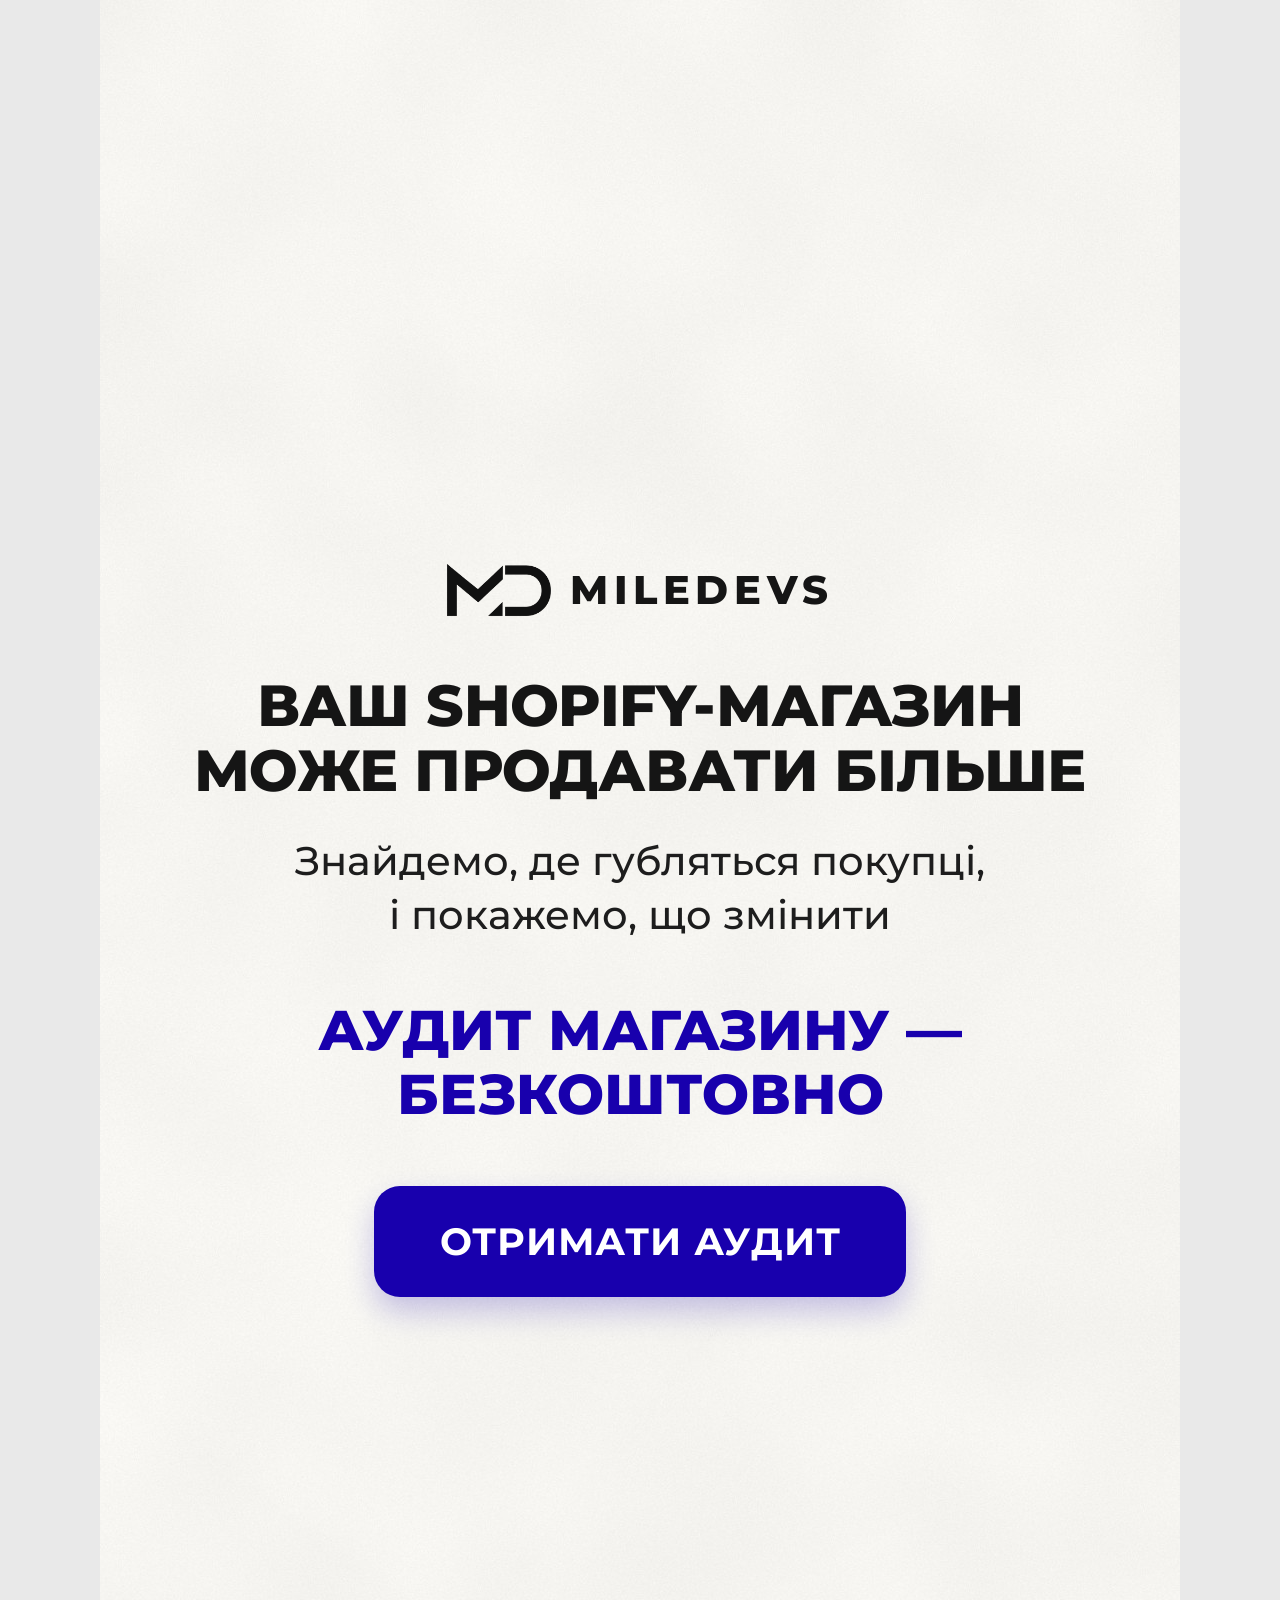
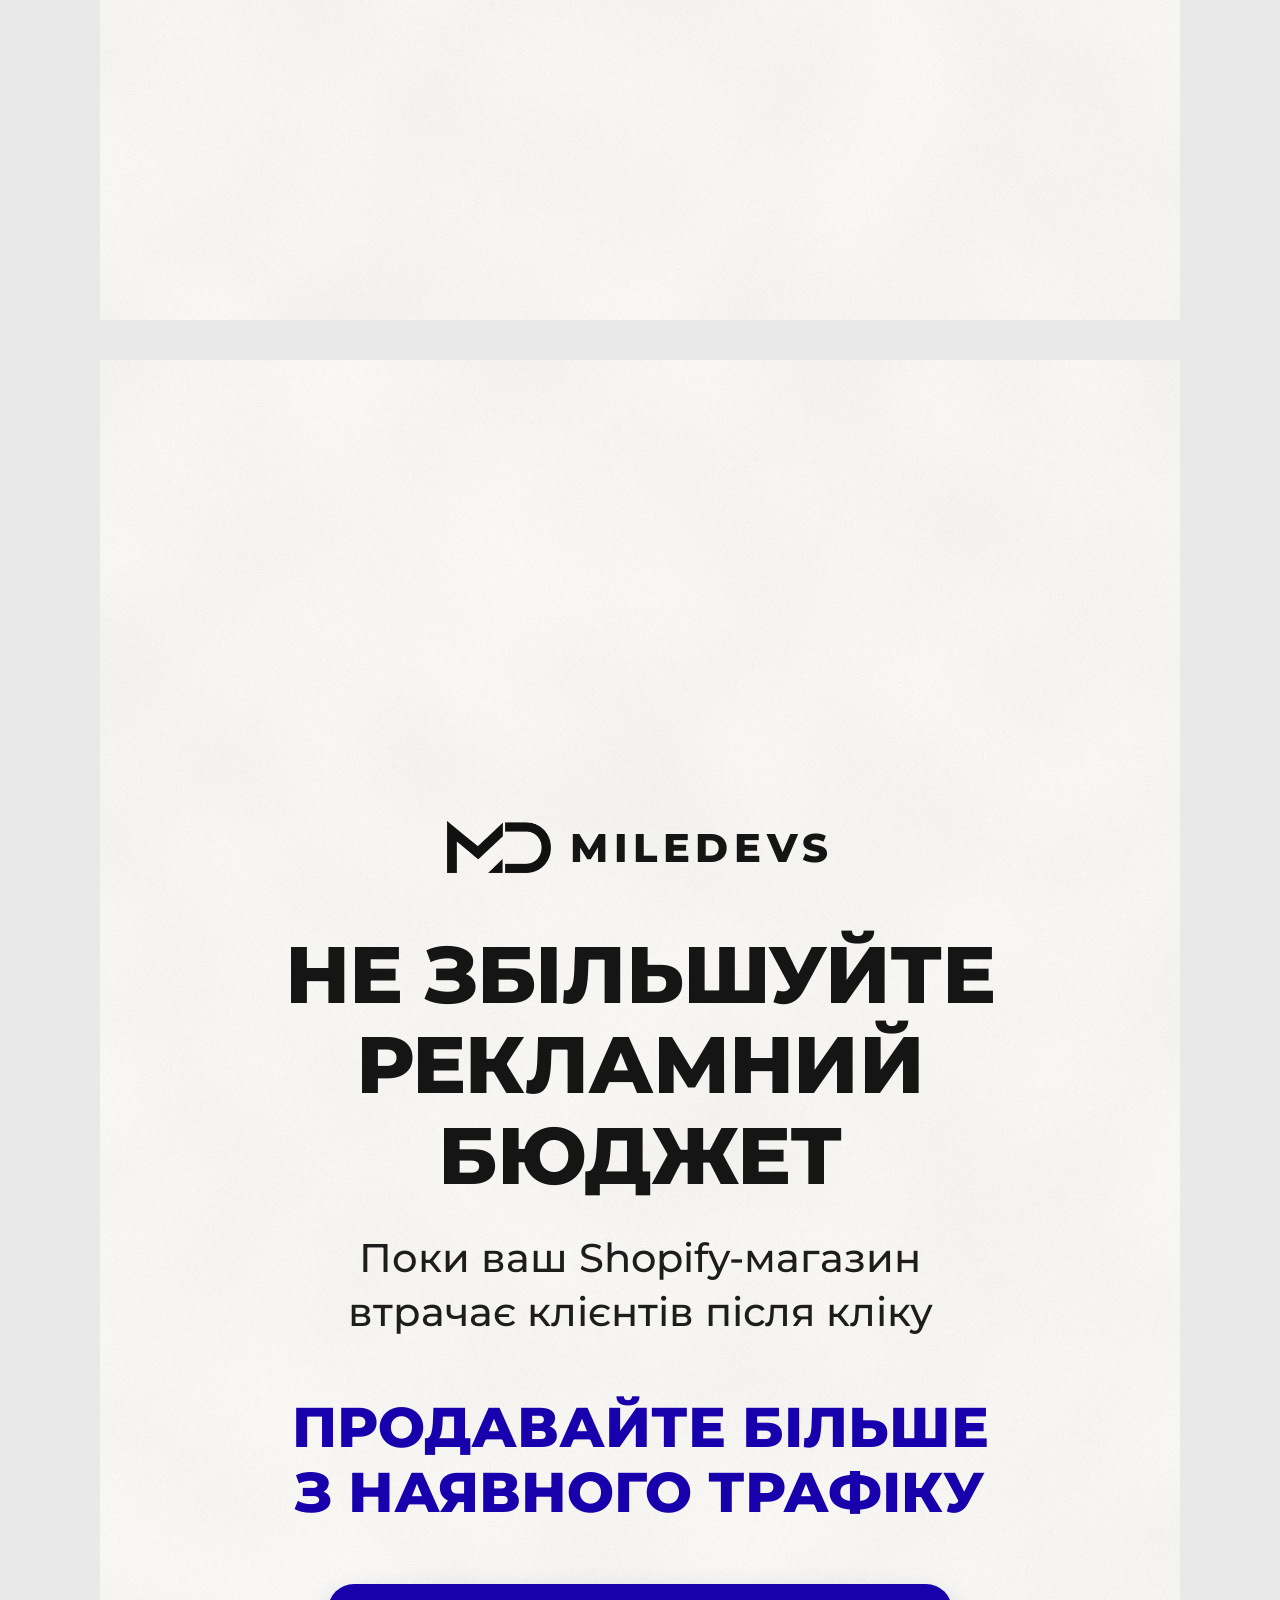
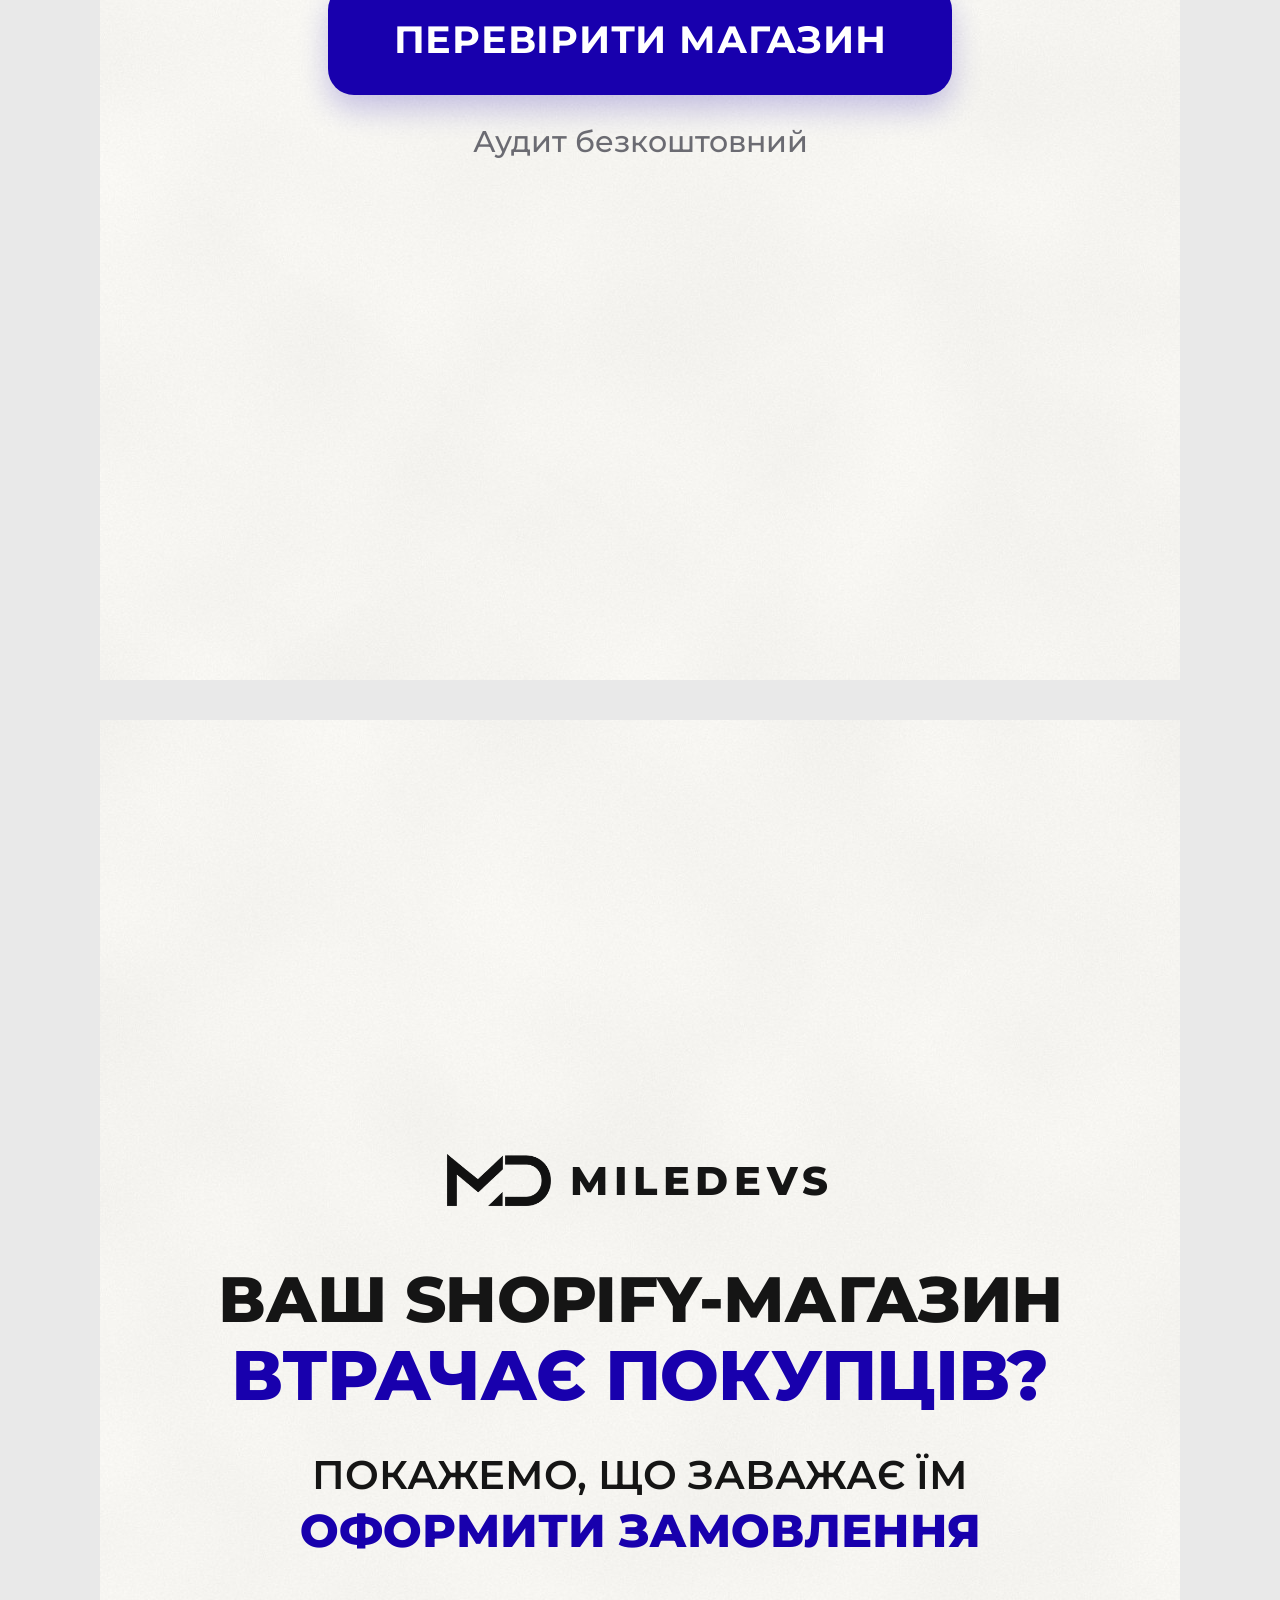
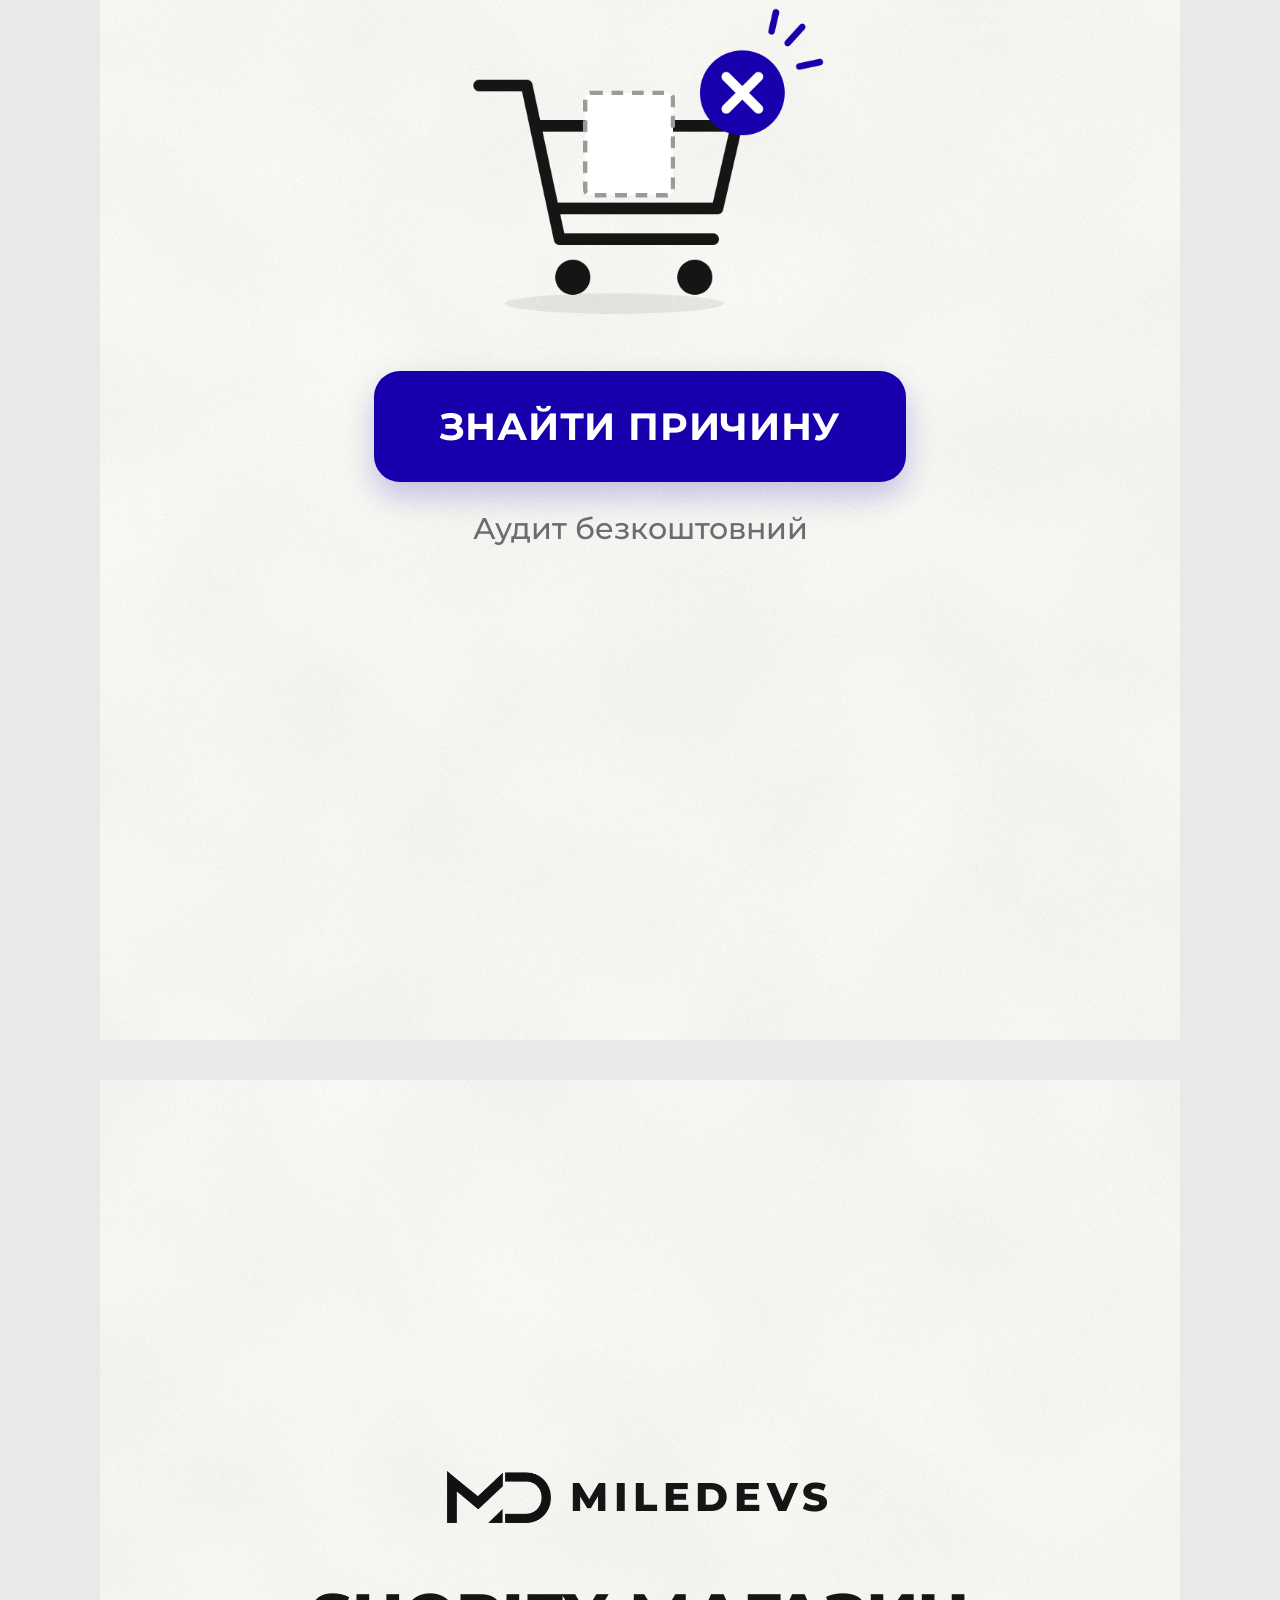
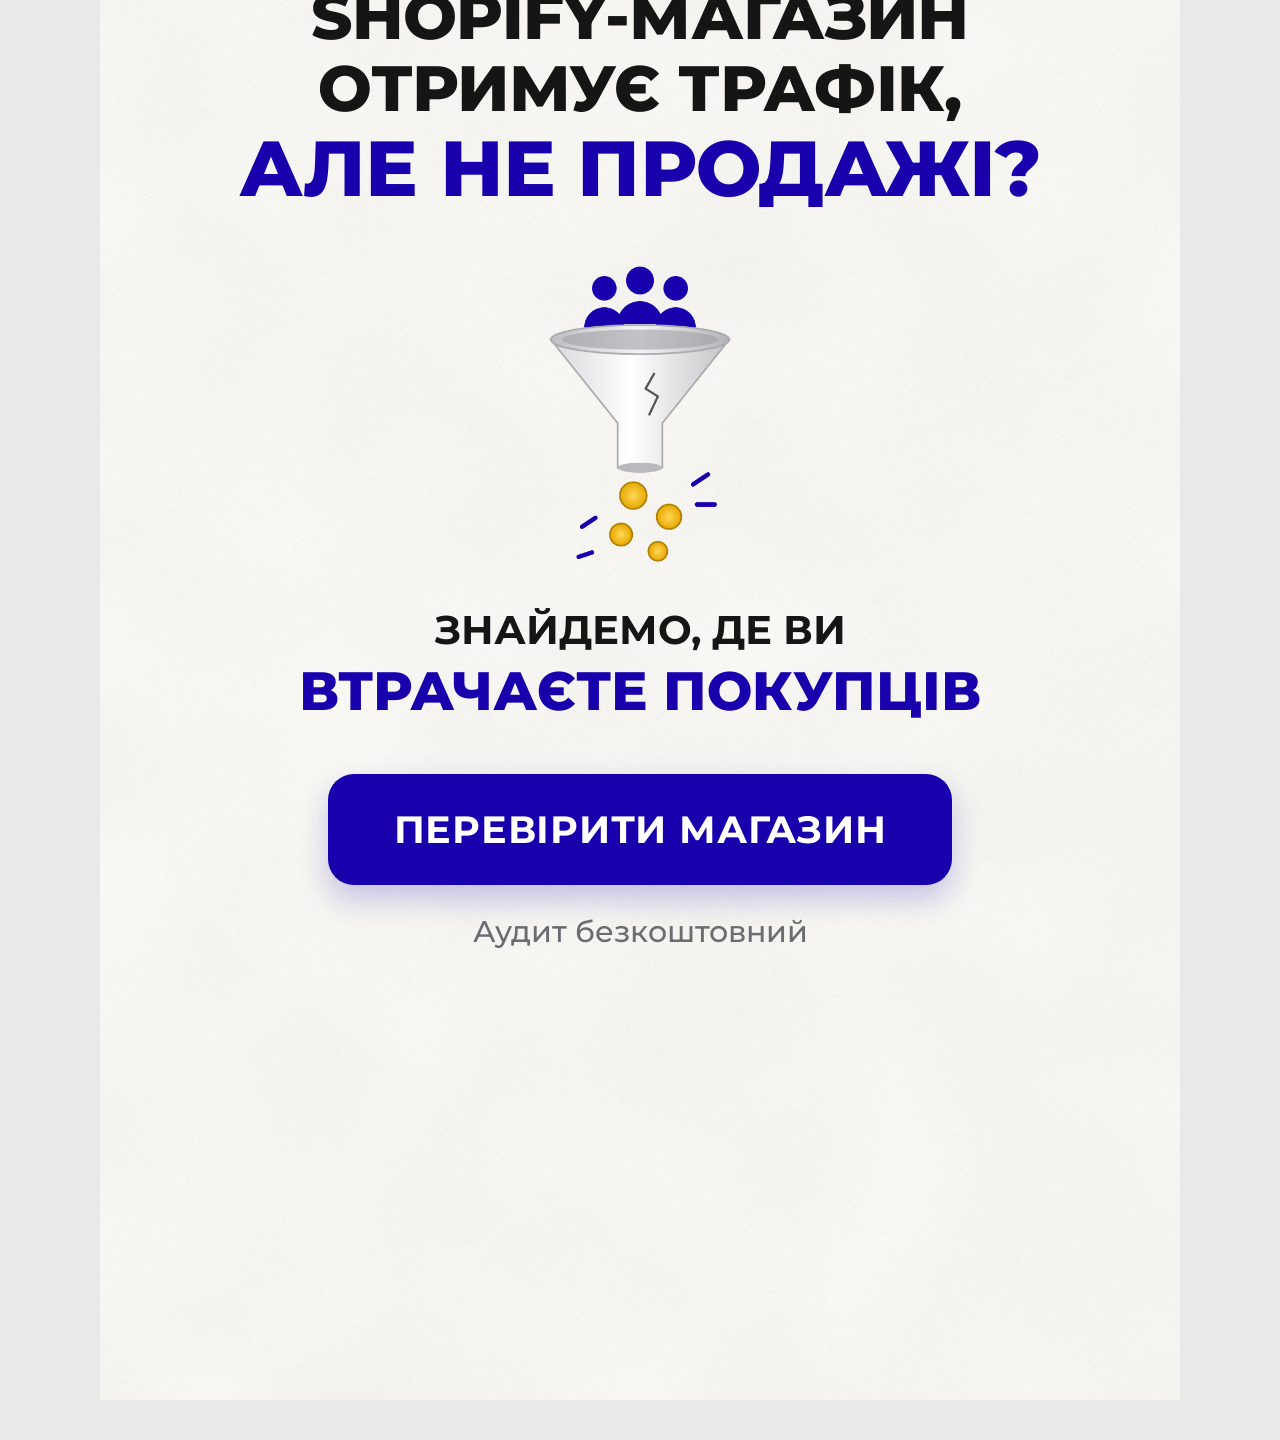
<file: index.html>
<!doctype html><html lang="uk"><head><meta charset="utf-8"><title>MileDevs — сторіз аудит</title>
<link href="https://fonts.googleapis.com/css2?family=Montserrat:wght@500;600;700;800&display=swap" rel="stylesheet">
<link rel="stylesheet" href="_style.css"></head><body>

<section class="page" data-document-role="page" data-label="01 Може продавати більше"><div class="stack">
 <div class="logo"><img src="img/logo-mono.png" alt="MileDevs"><span>MILEDEVS</span></div>
 <div class="h" style="font-size:58px;white-space:nowrap">Ваш Shopify&#8209;магазин<br>може продавати більше</div>
 <div class="sub">Знайдемо, де губляться покупці,<br>і покажемо, що змінити</div>
 <div class="acc">Аудит магазину —<br>безкоштовно</div>
 <div class="btn">Отримати аудит</div>
</div></section>

<section class="page" data-document-role="page" data-label="02 Не збільшуйте бюджет"><div class="stack">
 <div class="logo"><img src="img/logo-mono.png" alt="MileDevs"><span>MILEDEVS</span></div>
 <div class="h" style="font-size:80px">Не збільшуйте<br>рекламний бюджет</div>
 <div class="sub">Поки ваш Shopify-магазин<br>втрачає клієнтів після кліку</div>
 <div class="acc">Продавайте більше<br>з наявного трафіку</div>
 <div class="btn">Перевірити магазин</div>
 <div class="note">Аудит безкоштовний</div>
</div></section>

<section class="page" data-document-role="page" data-label="03 Втрачає покупців"><div class="stack">
 <div class="logo"><img src="img/logo-mono.png" alt="MileDevs"><span>MILEDEVS</span></div>
 <div class="h" style="font-size:64px">Ваш Shopify&#8209;магазин</div>
 <div class="h b" style="font-size:70px">втрачає покупців?</div>
 <div class="cap">Покажемо, що заважає їм<br><b class="b" style="font-weight:800;font-size:46px">оформити замовлення</b></div>
 <img class="ill" src="img/cart.png" alt="" style="width:380px;height:322px">
 <div class="btn" style="margin-top:44px">Знайти причину</div>
 <div class="note">Аудит безкоштовний</div>
</div></section>

<section class="page" data-document-role="page" data-label="04 Трафік без продажів"><div class="stack">
 <div class="logo"><img src="img/logo-mono.png" alt="MileDevs"><span>MILEDEVS</span></div>
 <div class="h" style="font-size:64px">Shopify&#8209;магазин<br>отримує трафік,</div>
 <div class="h b" style="font-size:78px">але не продажі?</div>
 <img class="ill" src="img/funnel.png" alt="" style="width:290px;height:312px">
 <div class="cap" style="font-weight:700;margin-top:36px">Знайдемо, де ви<br><b class="b" style="font-weight:800;font-size:54px">втрачаєте покупців</b></div>
 <div class="btn" style="margin-top:48px">Перевірити магазин</div>
 <div class="note">Аудит безкоштовний</div>
</div></section>
</body></html>
</file>
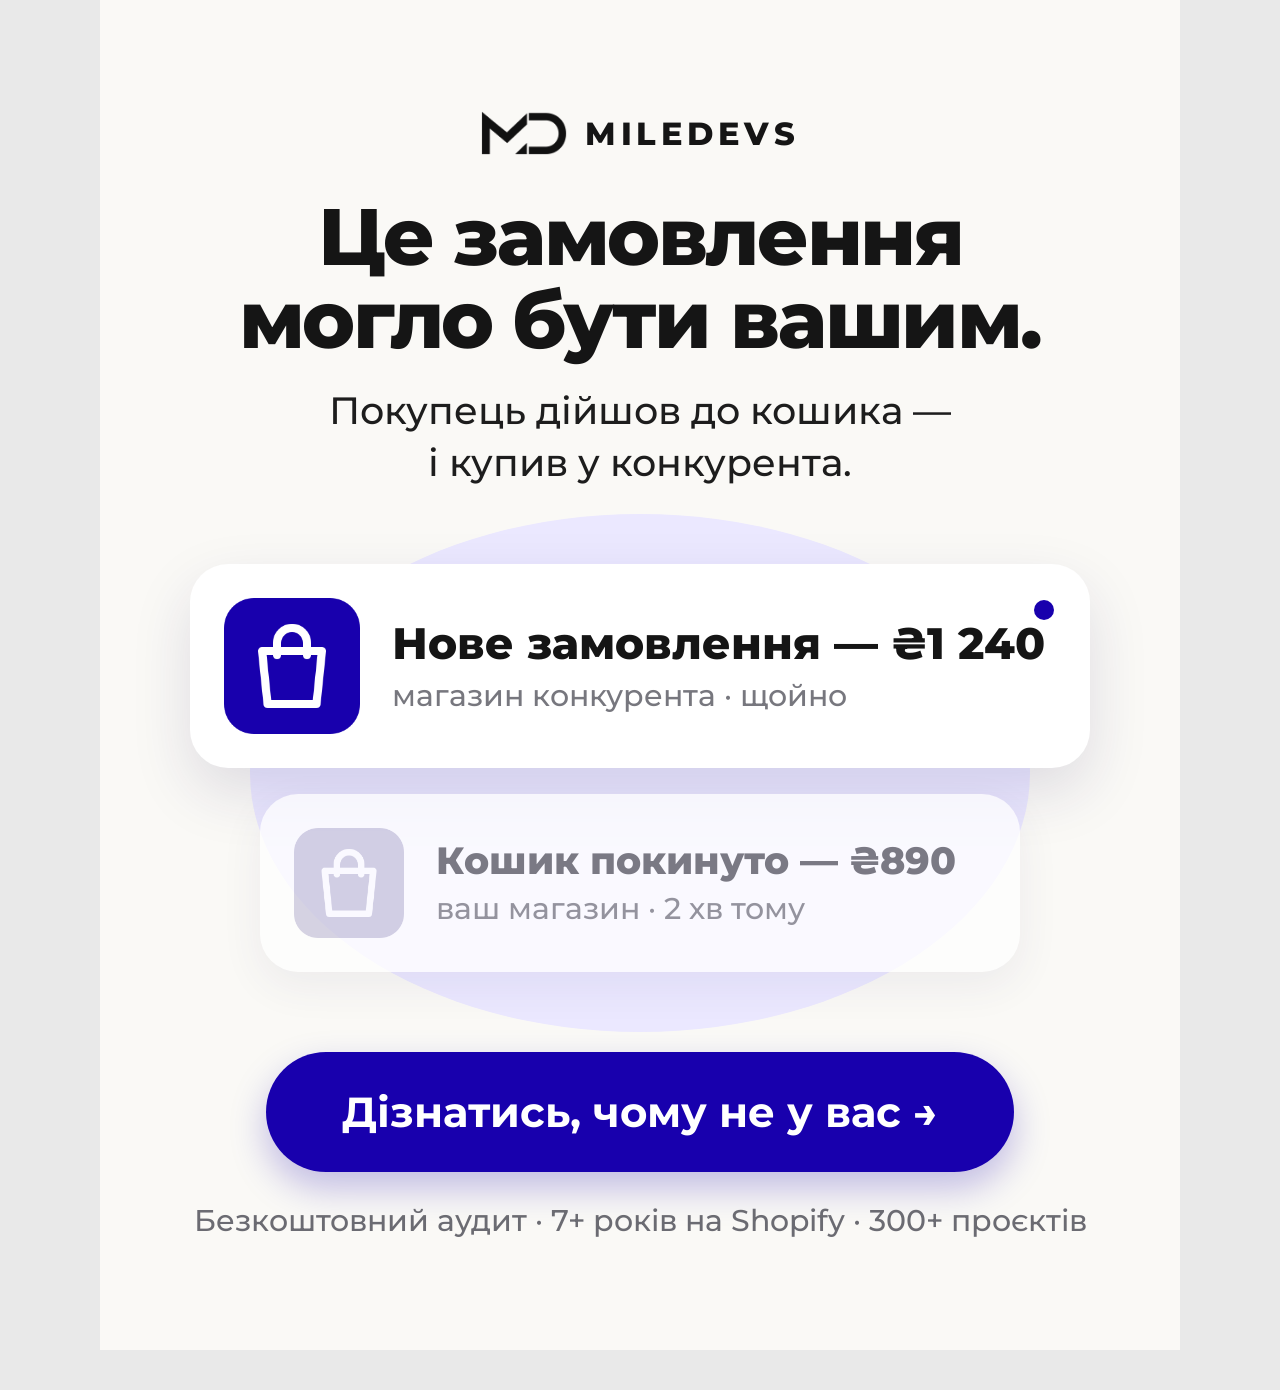
<file: feed.html>
<!doctype html><html lang="uk"><head><meta charset="utf-8"><title>MileDevs — пост аудит</title>
<link href="https://fonts.googleapis.com/css2?family=Montserrat:wght@500;600;700;800&display=swap" rel="stylesheet">
<link rel="stylesheet" href="_style.css">
<style>
.page.f{height:1350px;background:#faf9f6}
.stack{padding-bottom:0}
.hh{font-weight:800;font-size:80px;line-height:1.04;letter-spacing:-.03em}
.cards{position:relative;width:900px;margin-top:56px;padding:20px 0}
.blob{position:absolute;left:60px;right:60px;top:-30px;bottom:-40px;border-radius:50%;background:#ebe8ff}
.card{position:relative;display:flex;align-items:center;gap:32px;background:#fff;border-radius:38px;box-shadow:0 24px 60px rgba(40,30,90,.13);padding:34px 44px 34px 34px;text-align:left}
.card img{width:136px;height:136px;flex:none}
.card h4{font-weight:800;font-size:44px;line-height:1.15;white-space:nowrap}
.card p{font-weight:500;font-size:30px;color:#77777e;margin-top:8px}
.card .dot{position:absolute;right:36px;top:36px;width:20px;height:20px;border-radius:50%;background:#1800ad}
.card.g{width:760px;margin:26px auto 0;opacity:.75;box-shadow:0 14px 40px rgba(40,30,90,.08)}
.card.g img{width:110px;height:110px}
.card.g h4{font-size:38px;color:#55555c}
.fbtn{margin-top:60px;background:#1800ad;color:#fff;font-weight:700;font-size:42px;padding:34px 76px;border-radius:60px;box-shadow:0 16px 36px rgba(24,0,173,.25)}
</style></head><body>
<section class="page f" data-document-role="page" data-label="05 Замовлення могло бути вашим"><div class="stack">
 <div class="logo" style="margin-bottom:40px"><img src="img/logo-mono.png" alt="MileDevs" style="height:44px"><span style="font-size:32px">MILEDEVS</span></div>
 <div class="hh">Це замовлення<br>могло бути вашим.</div>
 <div class="sub" style="font-size:38px;margin-top:24px">Покупець дійшов до кошика —<br>і купив у конкурента.</div>
 <div class="cards"><div class="blob"></div>
  <div class="card"><img src="img/bag.png" alt=""><div><h4>Нове замовлення — ₴1&nbsp;240</h4><p>магазин конкурента · щойно</p></div><i class="dot"></i></div>
  <div class="card g"><img src="img/bag-grey.png" alt=""><div><h4>Кошик покинуто — ₴890</h4><p>ваш магазин · 2 хв тому</p></div></div>
 </div>
 <div class="fbtn">Дізнатись, чому не у вас →</div>
 <div class="note" style="margin-top:30px">Безкоштовний аудит · 7+ років на Shopify · 300+ проєктів</div>
</div></section>
</body></html>
</file>
<file: _style.css>
*{margin:0;padding:0;box-sizing:border-box}
body{background:#e9e9e9;font-family:'Montserrat',sans-serif;color:#151515}
.page{position:relative;width:1080px;height:1920px;overflow:hidden;background:#f5f4f0 url(img/paper-story.jpg) center/cover;margin:0 auto 40px}
.stack{position:absolute;left:80px;right:80px;top:0;bottom:0;display:flex;flex-direction:column;align-items:center;justify-content:center;text-align:center;padding-bottom:60px}
.logo{display:flex;align-items:center;gap:18px;margin-bottom:56px}
.logo img{height:54px}
.logo span{font-weight:800;font-size:40px;letter-spacing:.14em;color:#151515}
.h{font-weight:800;text-transform:uppercase;line-height:1.13;font-size:68px;letter-spacing:-.01em}
.b{color:#1800ad}
.sub{font-weight:500;font-size:40px;line-height:1.35;color:#1d1d1d;margin-top:30px}
.cap{font-weight:600;text-transform:uppercase;font-size:40px;line-height:1.3;margin-top:34px}
.acc{font-weight:800;text-transform:uppercase;color:#1800ad;font-size:56px;line-height:1.15;margin-top:56px}
.btn{margin-top:60px;background:#1800ad;color:#fff;font-weight:700;font-size:38px;letter-spacing:.02em;text-transform:uppercase;padding:32px 66px;border-radius:26px;box-shadow:0 14px 30px rgba(24,0,173,.22)}
.note{font-weight:500;font-size:30px;color:#6b6b72;margin-top:28px}
.ill{display:block;margin-top:44px}
</file>
